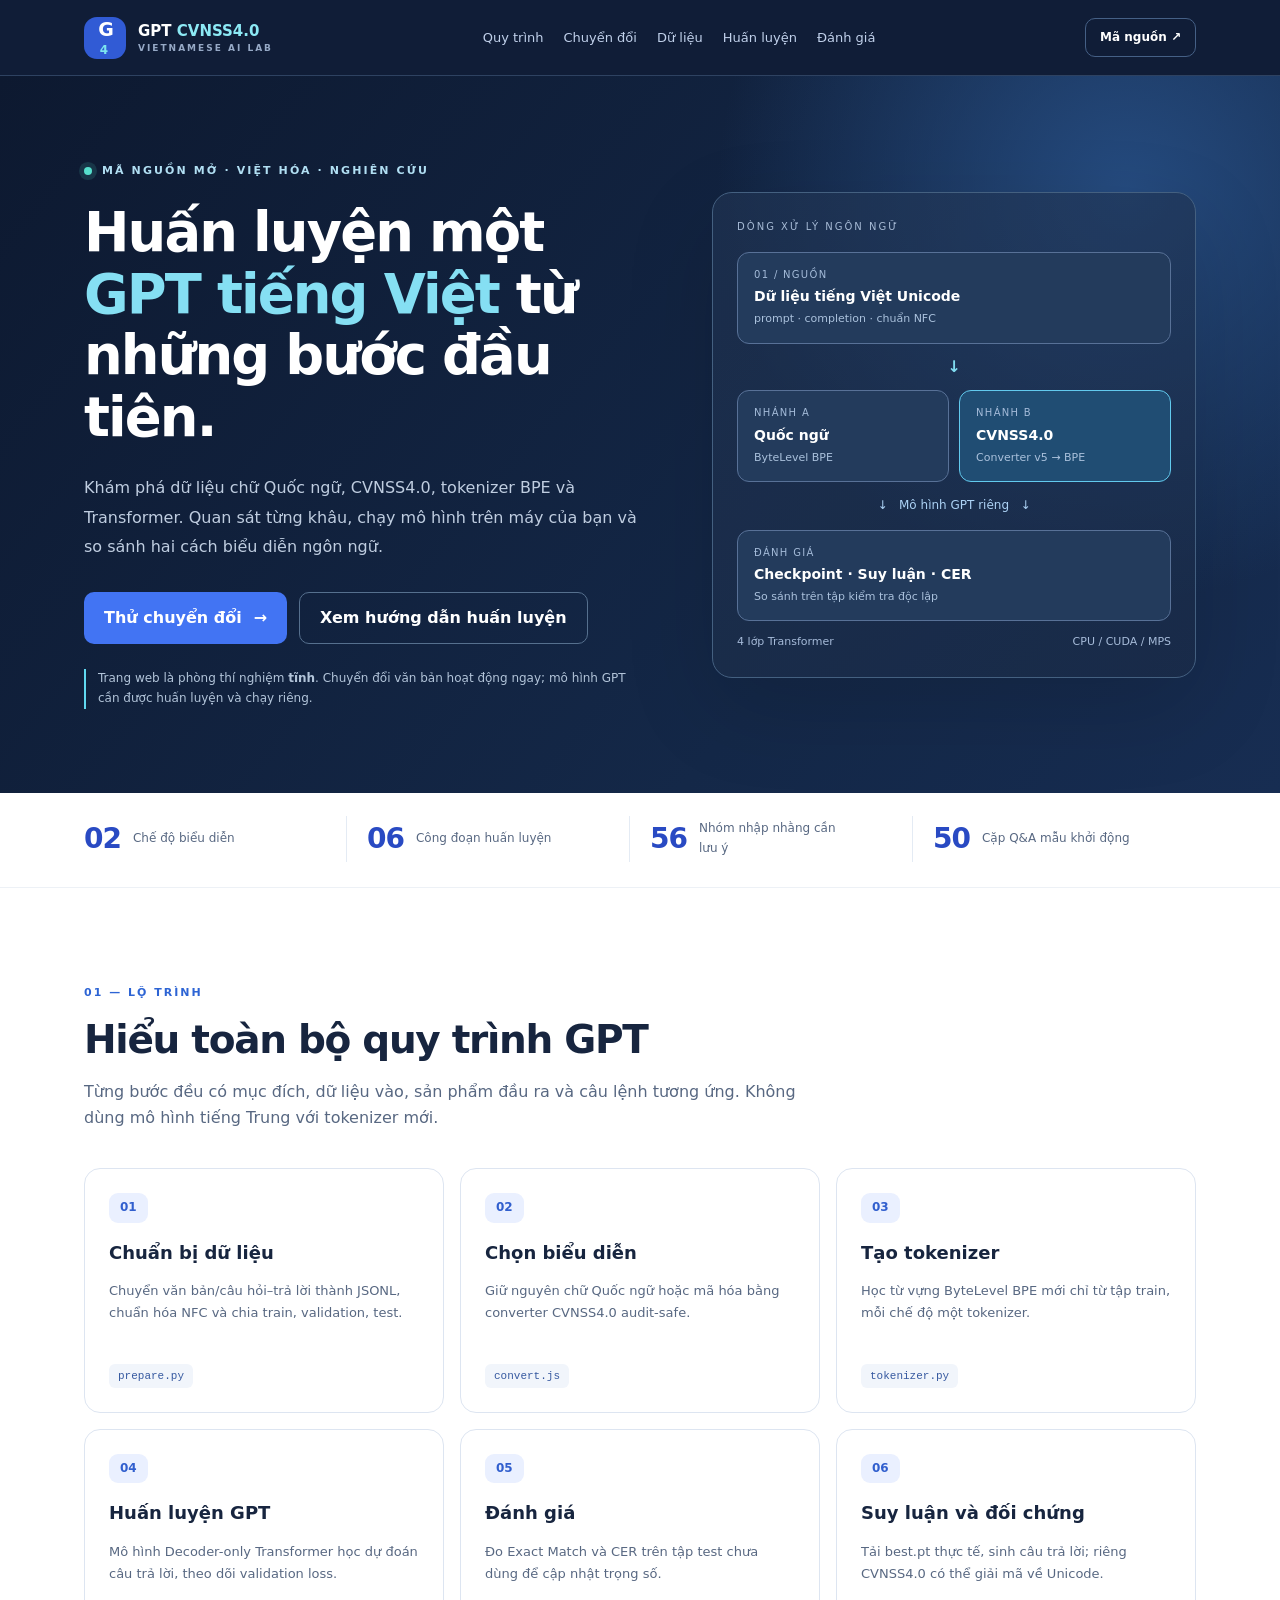
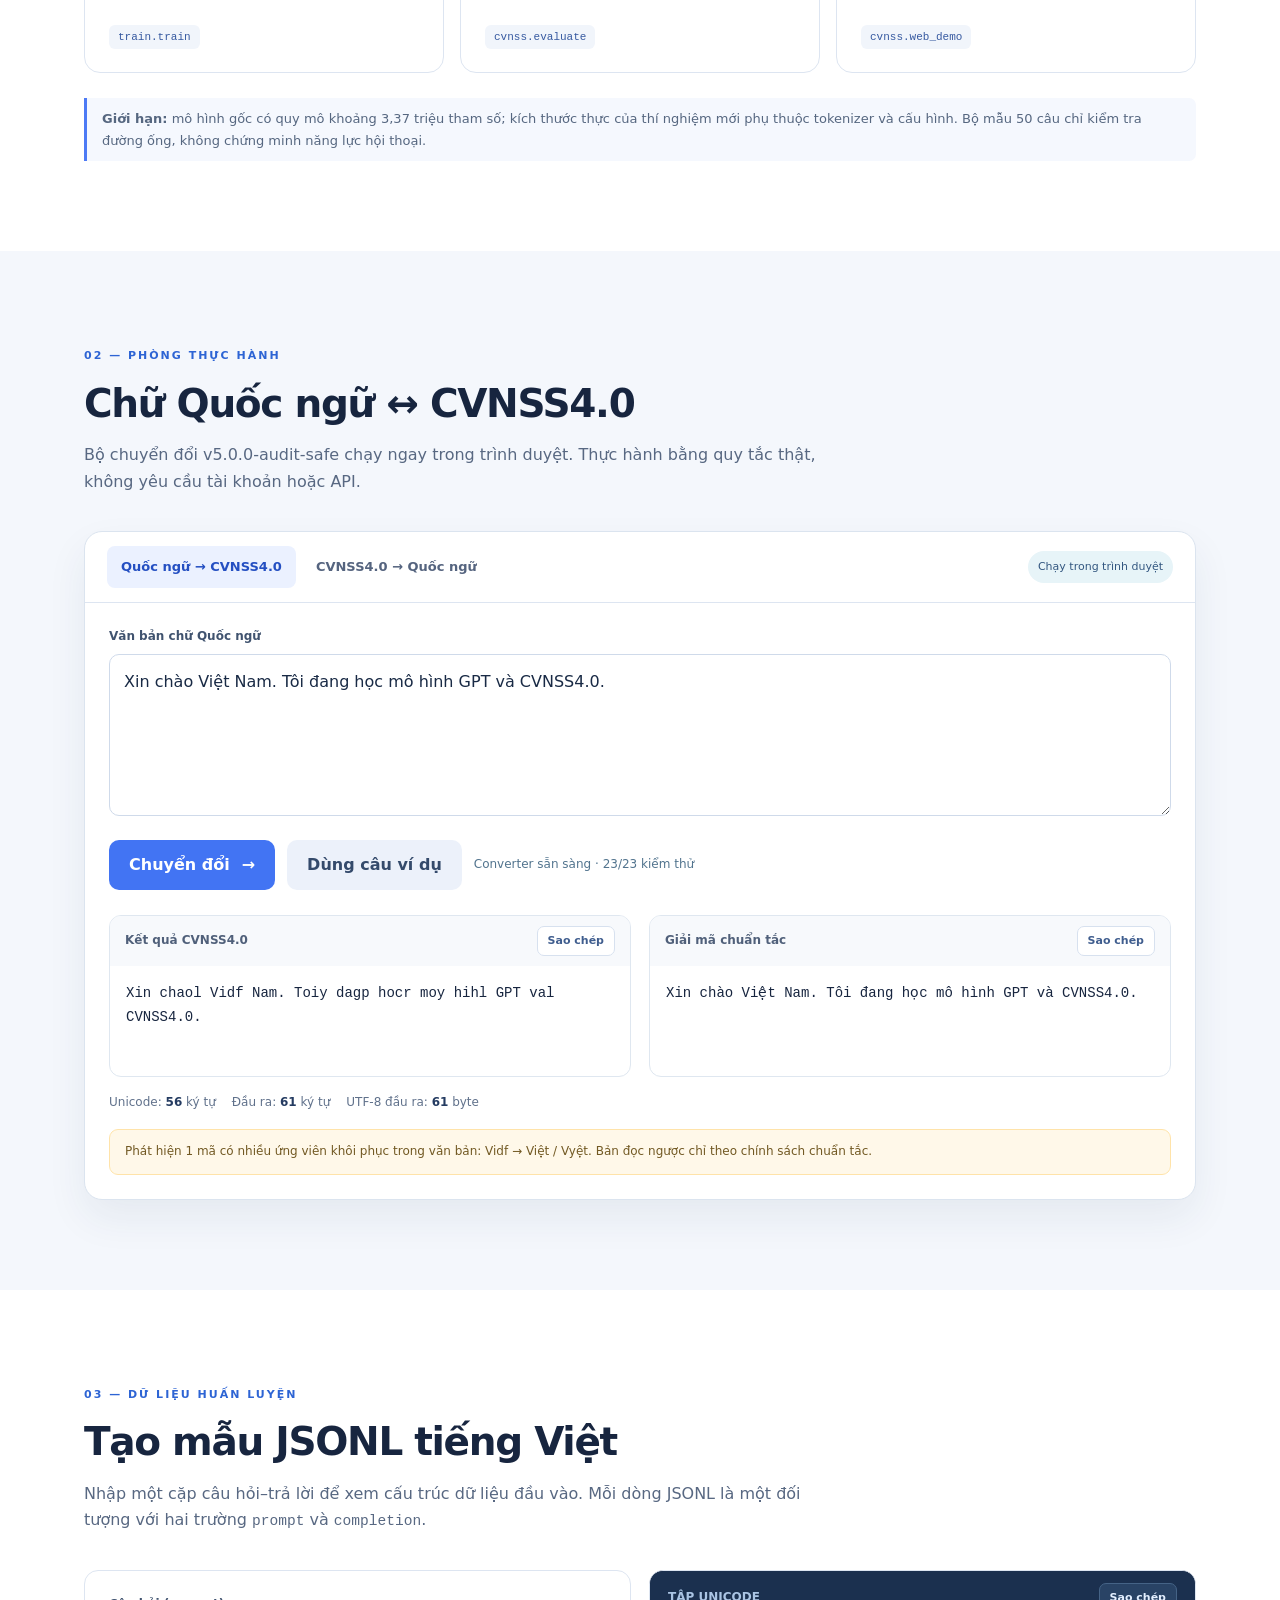
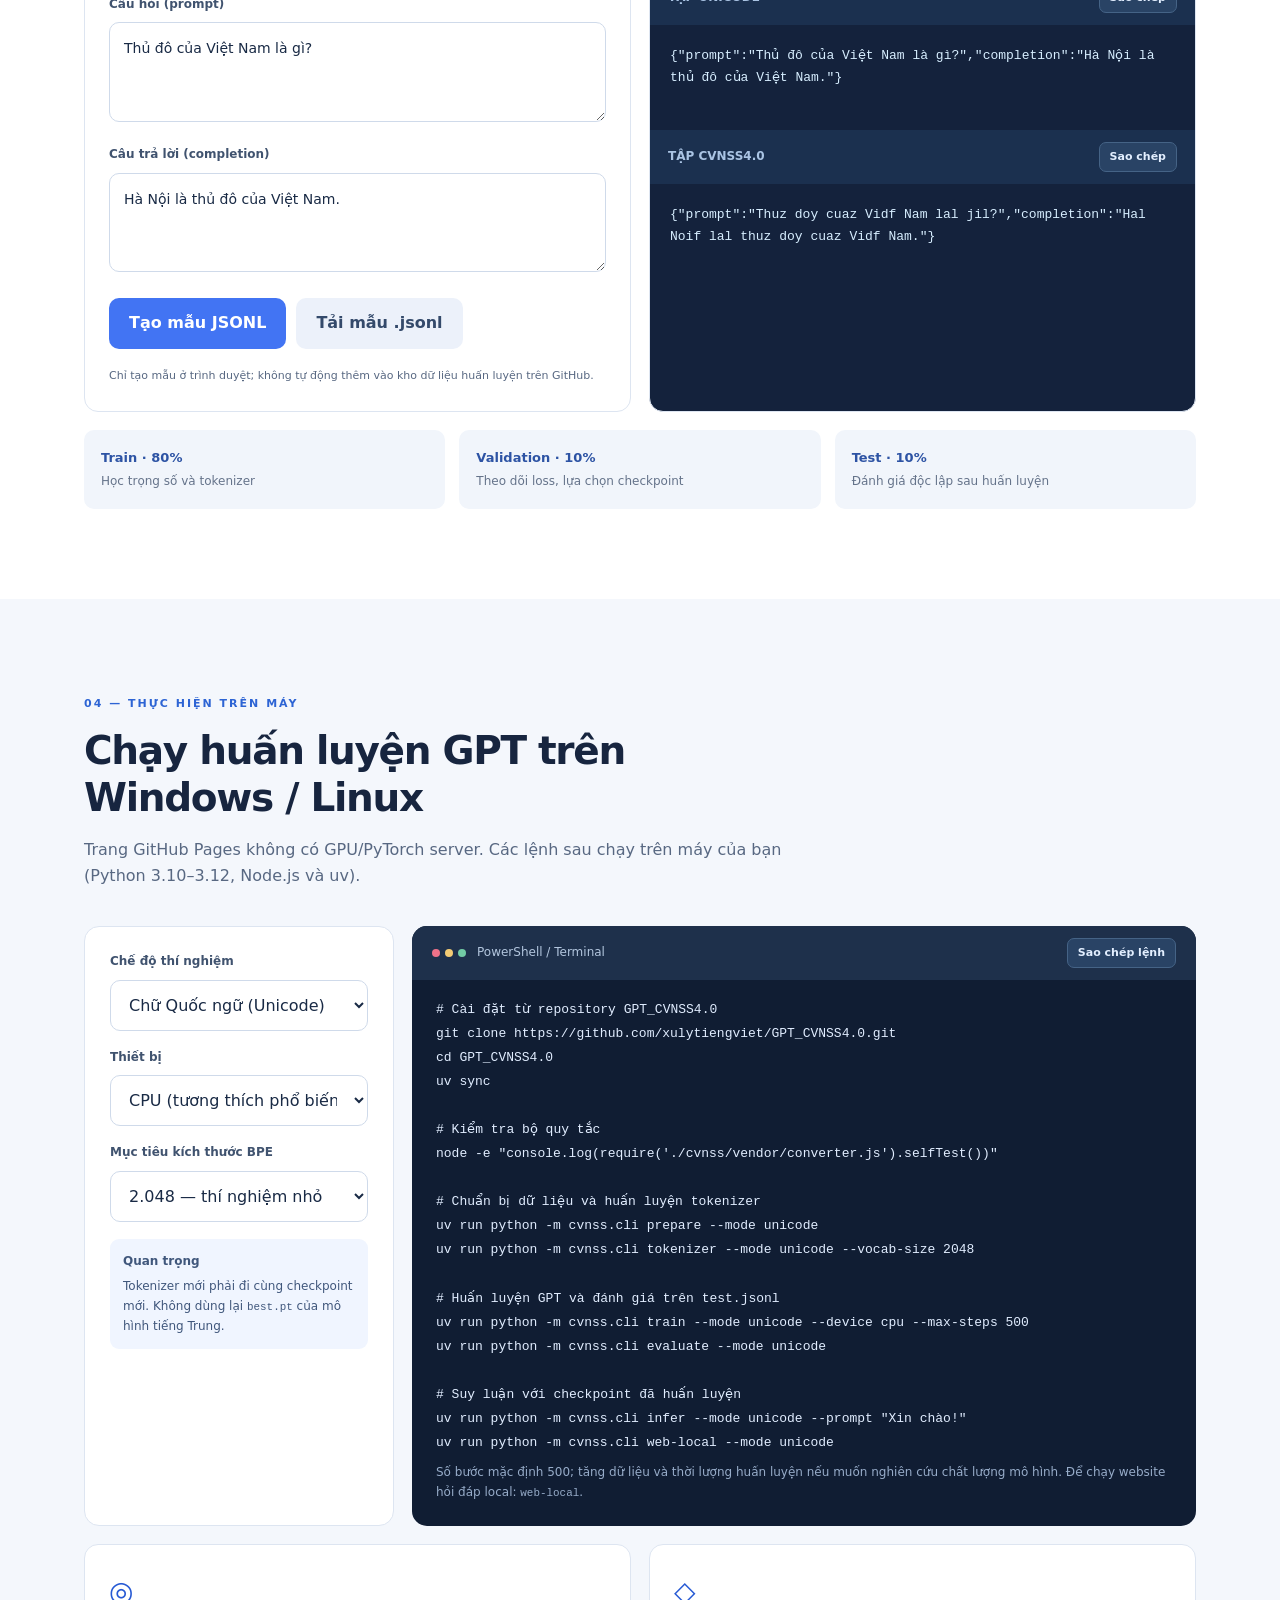
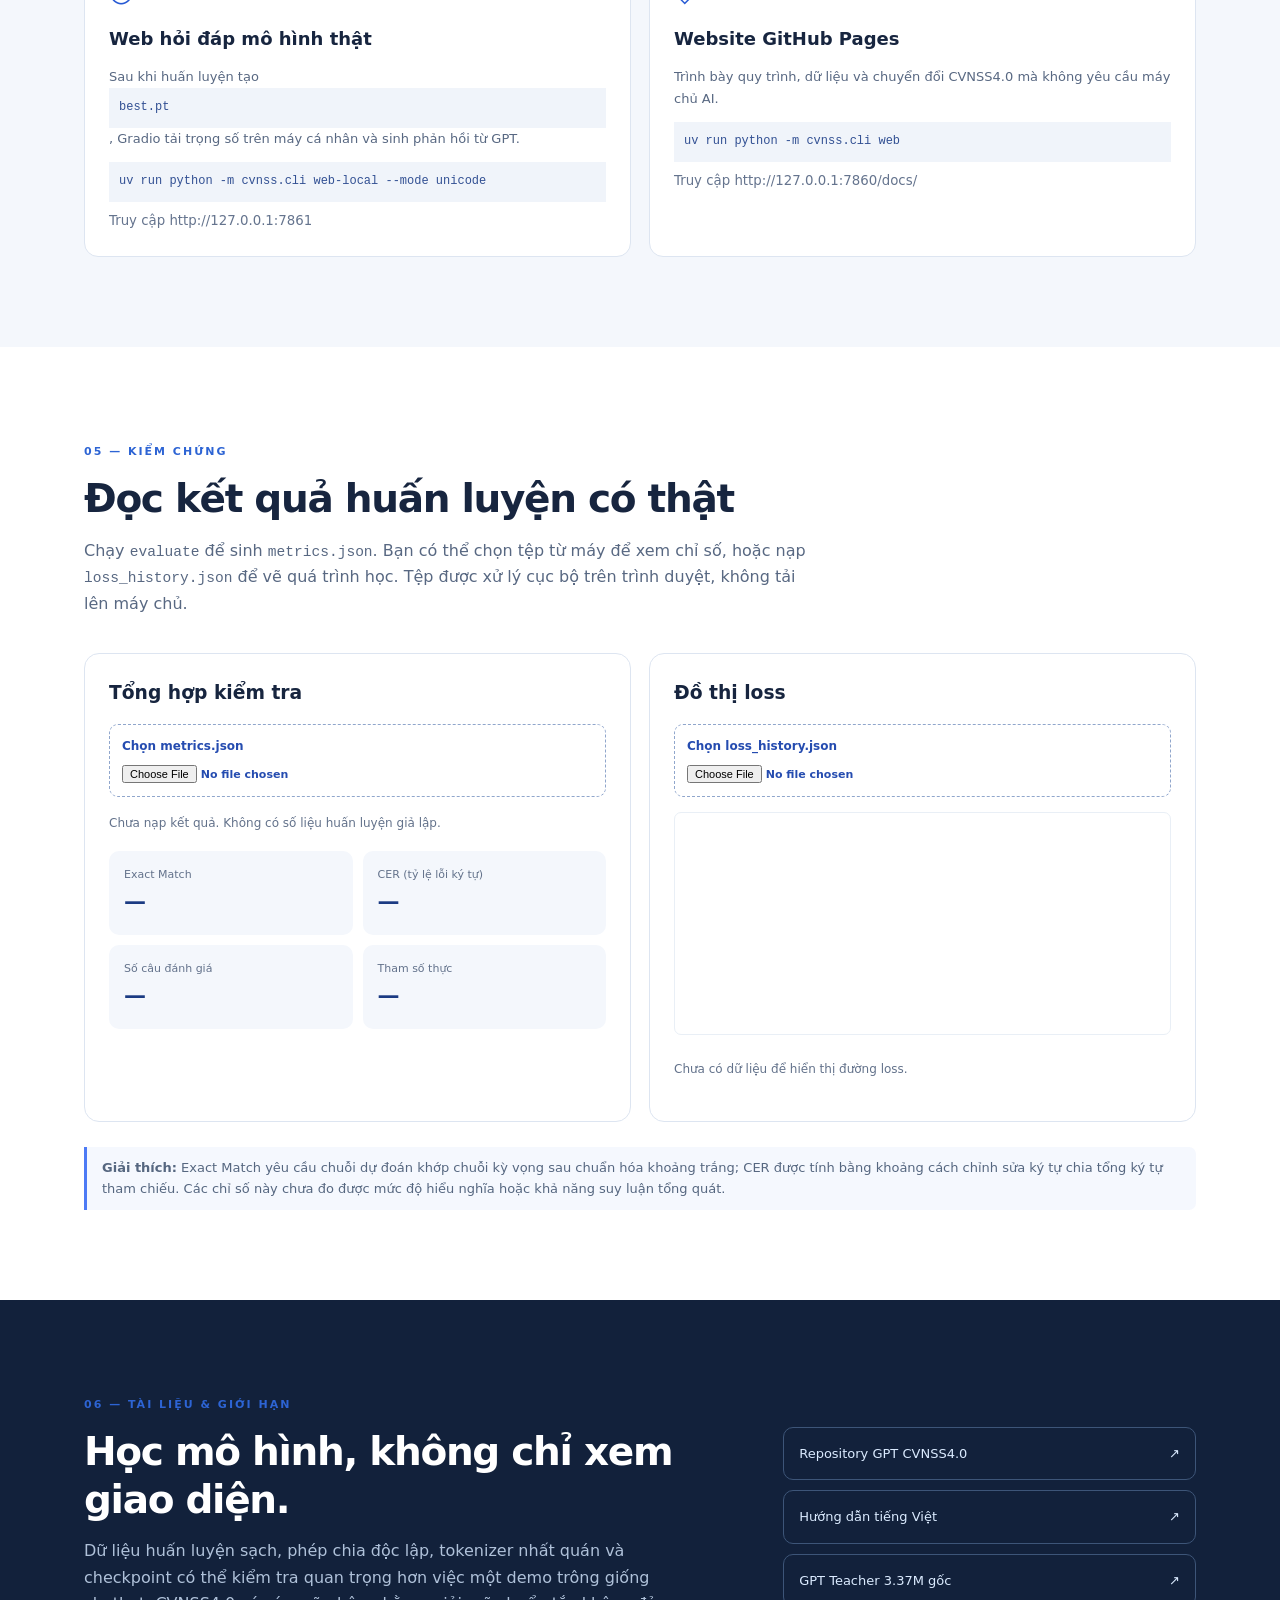
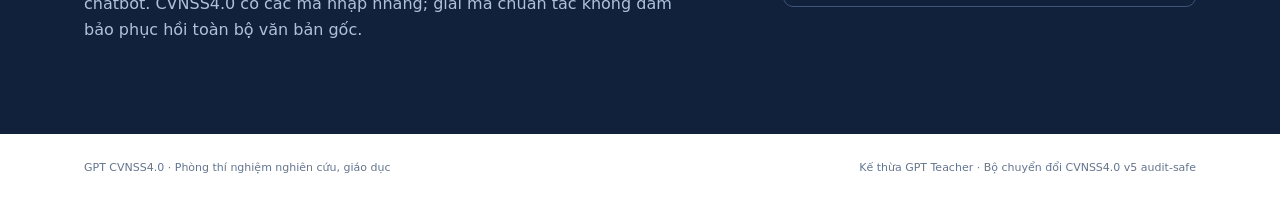
<file: index.html>
<!doctype html><html lang="vi"><head><meta charset="utf-8"><meta name="viewport" content="width=device-width,initial-scale=1"><meta http-equiv="refresh" content="0;url=./docs/"><title>GPT CVNSS4.0</title></head><body><p>Đang mở <a href="./docs/">Phòng thí nghiệm GPT CVNSS4.0 tiếng Việt</a>…</p></body></html>
</file>
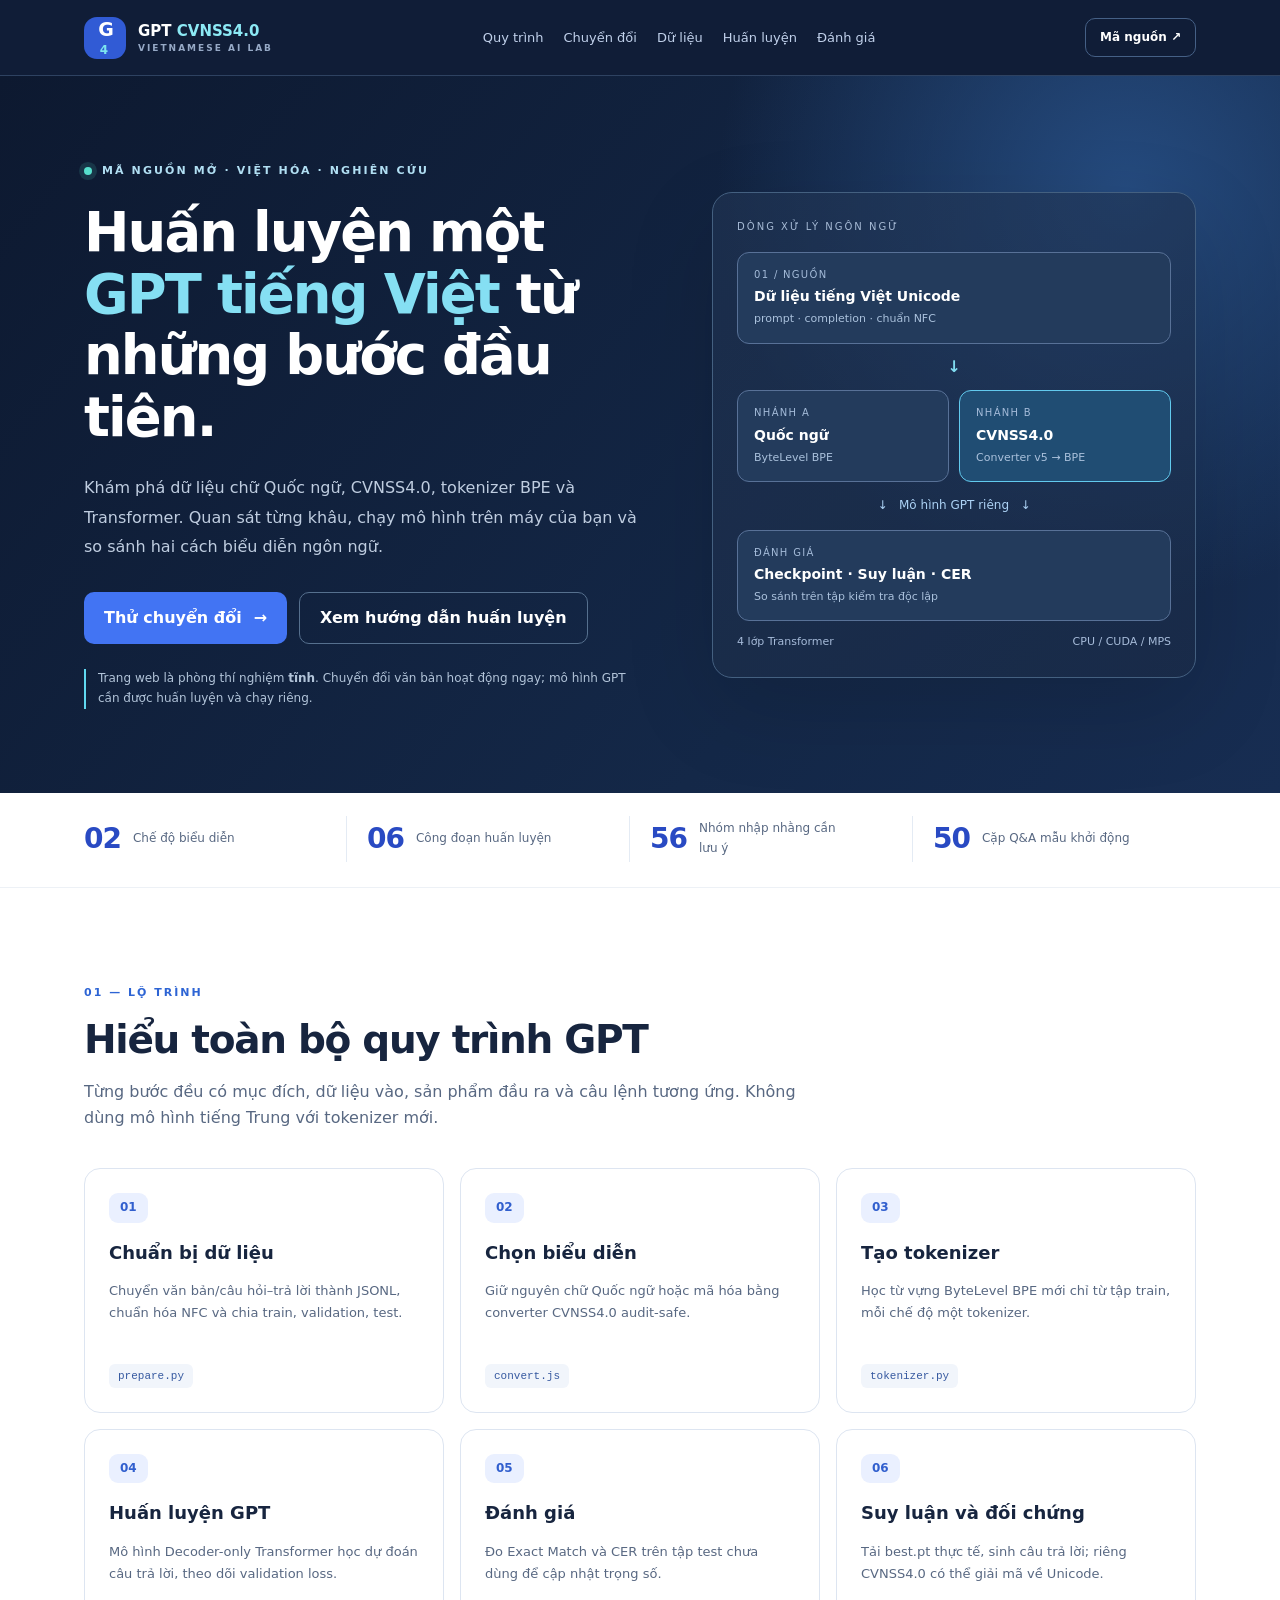
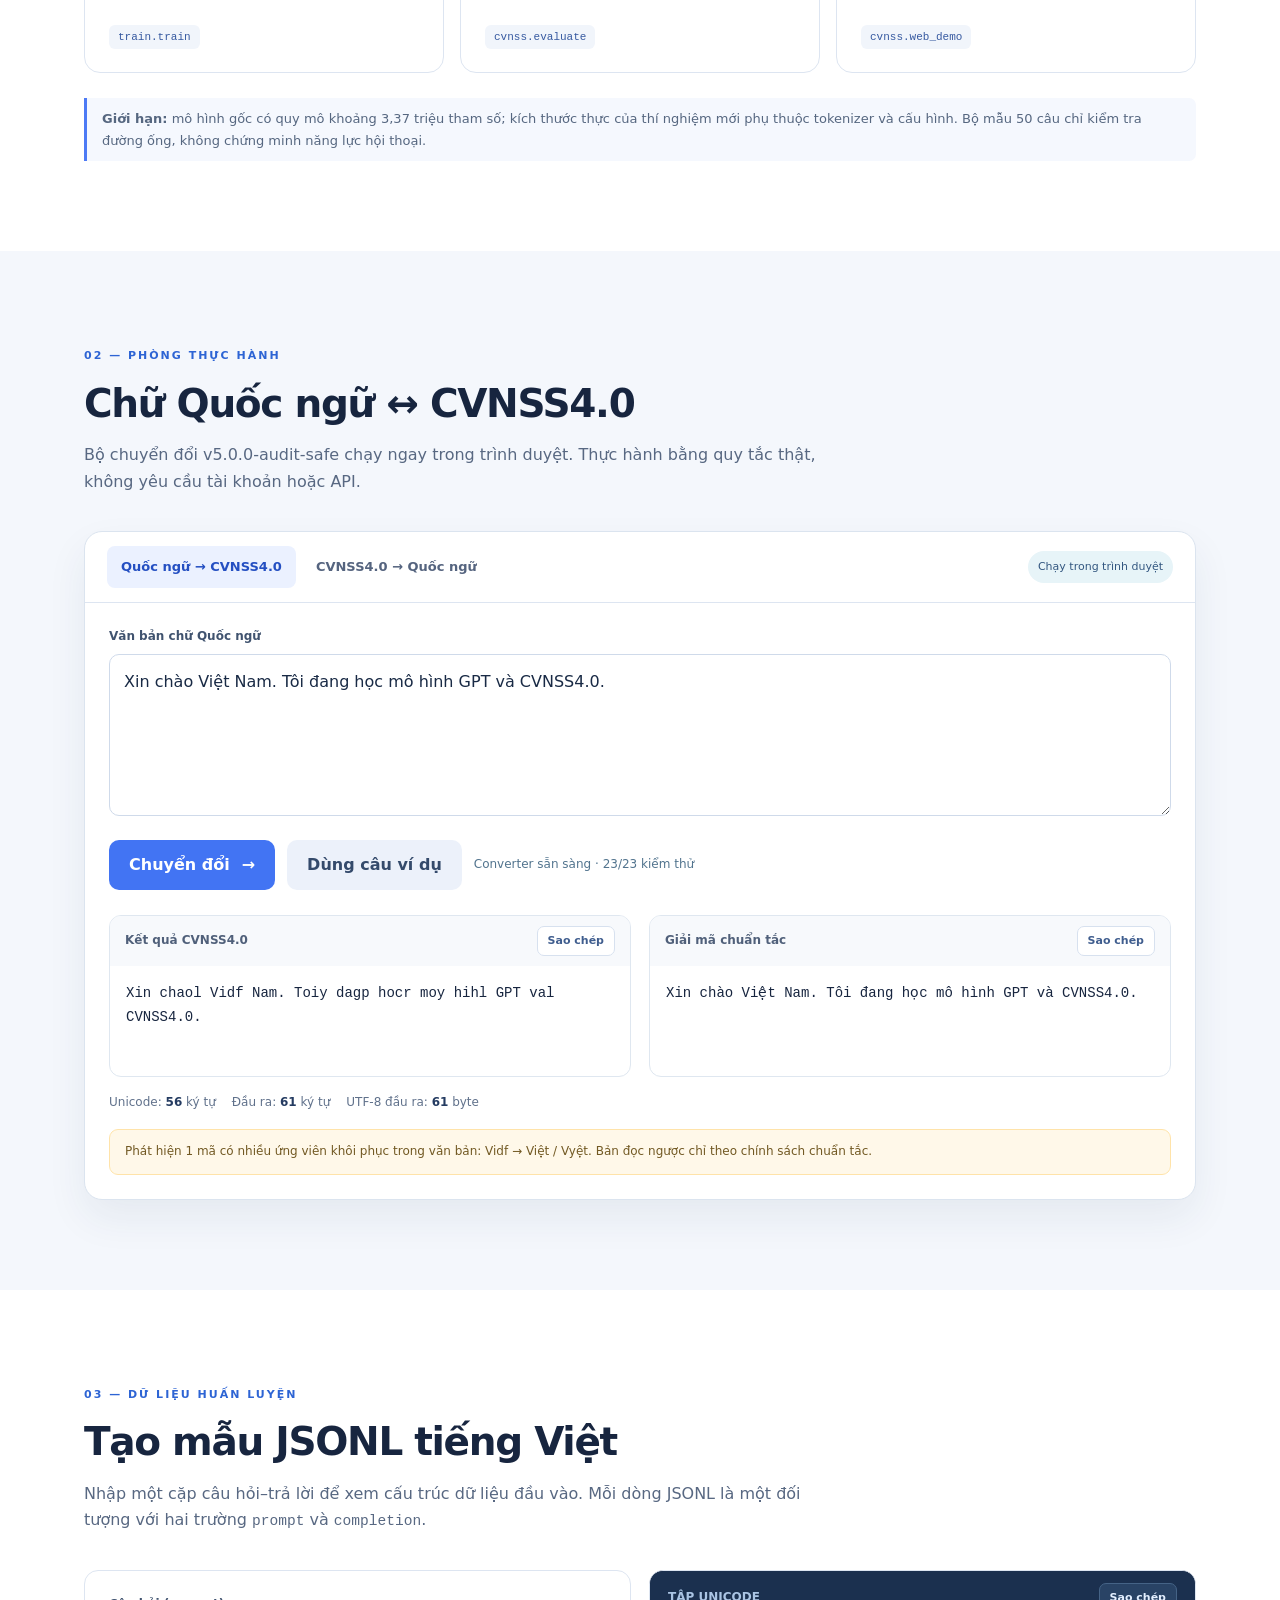
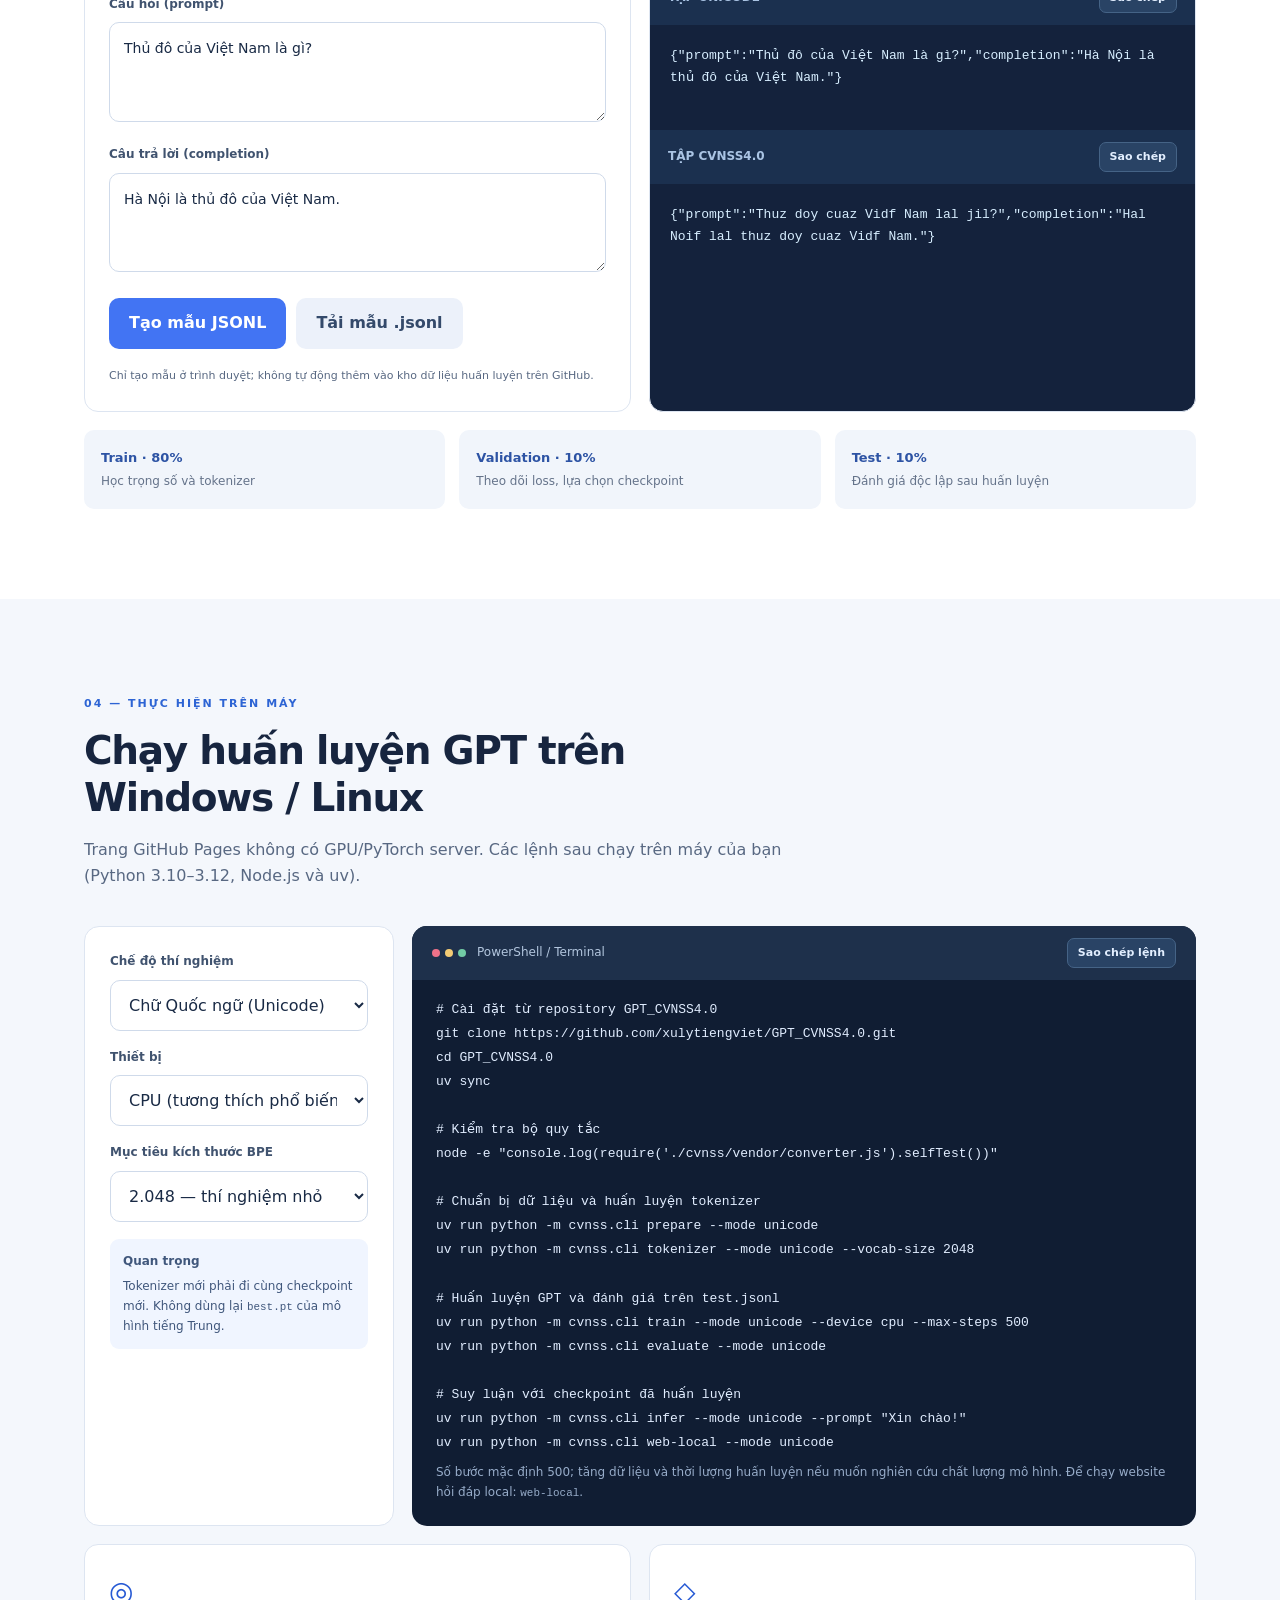
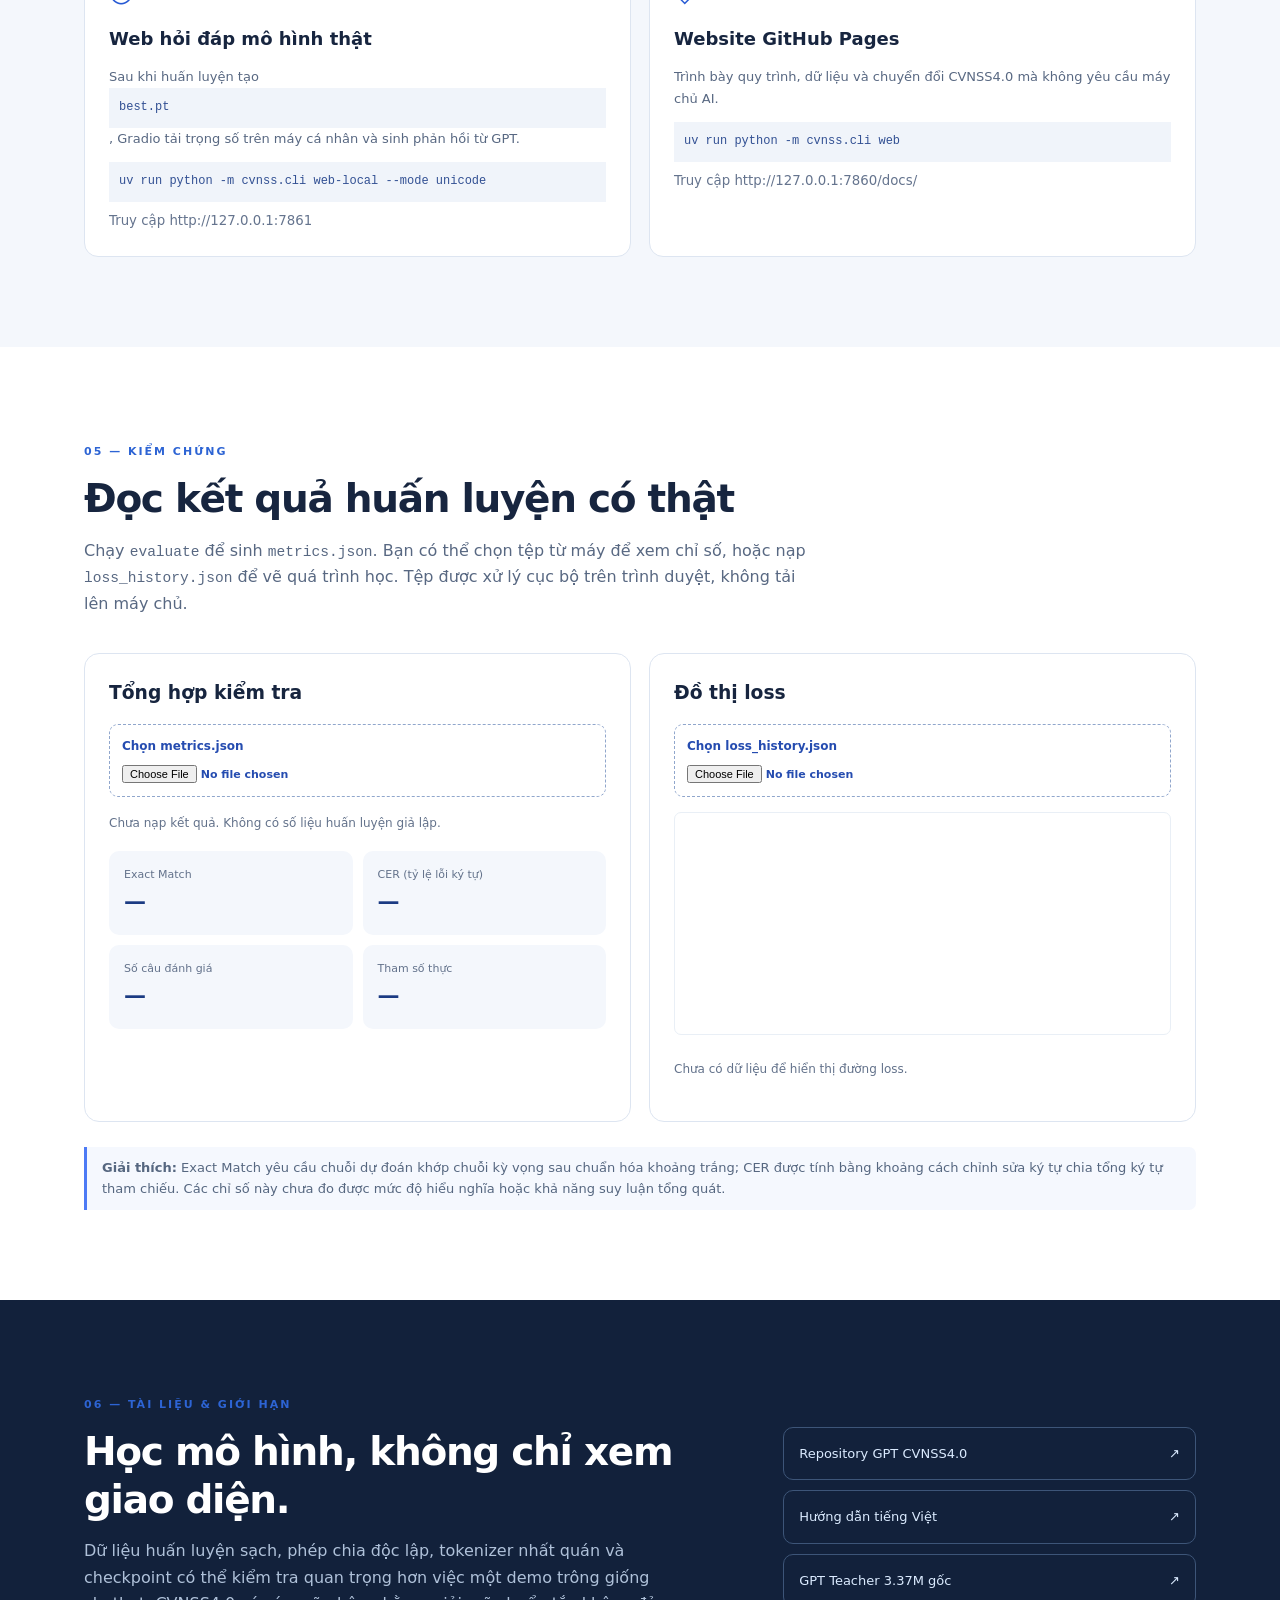
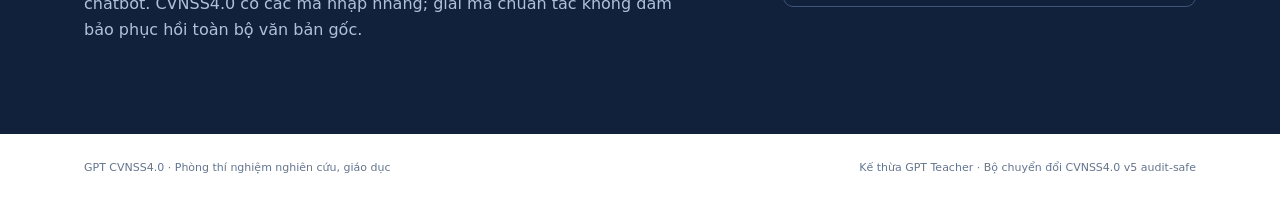
<file: docs/index.html>
<!doctype html>
<html lang="vi">
<head>
  <meta charset="utf-8">
  <meta name="viewport" content="width=device-width, initial-scale=1">
  <meta name="description" content="GPT CVNSS4.0: phòng thí nghiệm GPT tiếng Việt, bộ chuyển đổi chữ Quốc ngữ, tokenizer BPE, huấn luyện Transformer và đánh giá mô hình.">
  <meta name="theme-color" content="#101d37">
  <title>GPT CVNSS4.0 — Phòng thí nghiệm GPT tiếng Việt</title>
  <link rel="stylesheet" href="./assets/site.css">
</head>
<body>
  <a class="skip" href="#content">Chuyển tới nội dung</a>
  <header class="site-head">
    <nav class="nav wrap" aria-label="Điều hướng chính">
      <a class="brand" href="#home"><span class="brand-mark">G<span>4</span></span><span>GPT <strong>CVNSS4.0</strong><small>VIETNAMESE AI LAB</small></span></a>
      <div class="nav-links">
        <a href="#quy-trinh">Quy trình</a><a href="#chuyen-doi">Chuyển đổi</a><a href="#du-lieu">Dữ liệu</a><a href="#huan-luyen">Huấn luyện</a><a href="#danh-gia">Đánh giá</a>
      </div>
      <a class="nav-github" href="https://github.com/xulytiengviet/GPT_CVNSS4.0" target="_blank" rel="noopener noreferrer">Mã nguồn <span aria-hidden="true">↗</span></a>
    </nav>
  </header>
  <main id="content">
    <section class="hero" id="home">
      <div class="hero-glow"></div>
      <div class="wrap hero-grid">
        <div>
          <div class="eyebrow"><span class="dot"></span> MÃ NGUỒN MỞ · VIỆT HÓA · NGHIÊN CỨU</div>
          <h1>Huấn luyện một <em>GPT tiếng Việt</em> từ những bước đầu tiên.</h1>
          <p class="lede">Khám phá dữ liệu chữ Quốc ngữ, CVNSS4.0, tokenizer BPE và Transformer. Quan sát từng khâu, chạy mô hình trên máy của bạn và so sánh hai cách biểu diễn ngôn ngữ.</p>
          <div class="hero-actions"><a class="btn btn-primary" href="#chuyen-doi">Thử chuyển đổi <span aria-hidden="true">→</span></a><a class="btn btn-outline" href="#huan-luyen">Xem hướng dẫn huấn luyện</a></div>
          <div class="hero-note">Trang web là phòng thí nghiệm <strong>tĩnh</strong>. Chuyển đổi văn bản hoạt động ngay; mô hình GPT cần được huấn luyện và chạy riêng.</div>
        </div>
        <div class="hero-diagram" aria-label="Kiến trúc hai nhánh dữ liệu và huấn luyện GPT">
          <div class="diagram-label">DÒNG XỬ LÝ NGÔN NGỮ</div>
          <div class="diagram-box input-box"><span>01 / NGUỒN</span><strong>Dữ liệu tiếng Việt Unicode</strong><small>prompt · completion · chuẩn NFC</small></div>
          <div class="diagram-branch"><span></span><b>↓</b><span></span></div>
          <div class="diagram-duo">
            <div class="diagram-box"><span>NHÁNH A</span><strong>Quốc ngữ</strong><small>ByteLevel BPE</small></div>
            <div class="diagram-box accent"><span>NHÁNH B</span><strong>CVNSS4.0</strong><small>Converter v5 → BPE</small></div>
          </div>
          <div class="diagram-bottom">↓ &nbsp; Mô hình GPT riêng &nbsp; ↓</div>
          <div class="diagram-box output-box"><span>ĐÁNH GIÁ</span><strong>Checkpoint · Suy luận · CER</strong><small>So sánh trên tập kiểm tra độc lập</small></div>
          <div class="diagram-footer"><span>4 lớp Transformer</span><span>CPU / CUDA / MPS</span></div>
        </div>
      </div>
    </section>
    <section class="stats-wrap"><div class="wrap stats">
      <div><span class="stat-number">02</span><span>Chế độ biểu diễn</span></div>
      <div><span class="stat-number">06</span><span>Công đoạn huấn luyện</span></div>
      <div><span class="stat-number" id="audit-count">56</span><span>Nhóm nhập nhằng cần lưu ý</span></div>
      <div><span class="stat-number">50</span><span>Cặp Q&amp;A mẫu khởi động</span></div>
    </div></section>

    <section id="quy-trinh" class="section wrap">
      <div class="section-heading"><span class="section-id">01 — LỘ TRÌNH</span><h2>Hiểu toàn bộ quy trình GPT</h2><p>Từng bước đều có mục đích, dữ liệu vào, sản phẩm đầu ra và câu lệnh tương ứng. Không dùng mô hình tiếng Trung với tokenizer mới.</p></div>
      <div class="steps">
        <article><span class="step-index">01</span><h3>Chuẩn bị dữ liệu</h3><p>Chuyển văn bản/câu hỏi–trả lời thành JSONL, chuẩn hóa NFC và chia train, validation, test.</p><code>prepare.py</code></article>
        <article><span class="step-index">02</span><h3>Chọn biểu diễn</h3><p>Giữ nguyên chữ Quốc ngữ hoặc mã hóa bằng converter CVNSS4.0 audit-safe.</p><code>convert.js</code></article>
        <article><span class="step-index">03</span><h3>Tạo tokenizer</h3><p>Học từ vựng ByteLevel BPE mới chỉ từ tập train, mỗi chế độ một tokenizer.</p><code>tokenizer.py</code></article>
        <article><span class="step-index">04</span><h3>Huấn luyện GPT</h3><p>Mô hình Decoder-only Transformer học dự đoán câu trả lời, theo dõi validation loss.</p><code>train.train</code></article>
        <article><span class="step-index">05</span><h3>Đánh giá</h3><p>Đo Exact Match và CER trên tập test chưa dùng để cập nhật trọng số.</p><code>cvnss.evaluate</code></article>
        <article><span class="step-index">06</span><h3>Suy luận và đối chứng</h3><p>Tải best.pt thực tế, sinh câu trả lời; riêng CVNSS4.0 có thể giải mã về Unicode.</p><code>cvnss.web_demo</code></article>
      </div>
      <div class="info-line"><strong>Giới hạn:</strong> mô hình gốc có quy mô khoảng 3,37 triệu tham số; kích thước thực của thí nghiệm mới phụ thuộc tokenizer và cấu hình. Bộ mẫu 50 câu chỉ kiểm tra đường ống, không chứng minh năng lực hội thoại.</div>
    </section>

    <section id="chuyen-doi" class="section section-alt">
      <div class="wrap">
        <div class="section-heading"><span class="section-id">02 — PHÒNG THỰC HÀNH</span><h2>Chữ Quốc ngữ ↔ CVNSS4.0</h2><p>Bộ chuyển đổi v5.0.0-audit-safe chạy ngay trong trình duyệt. Thực hành bằng quy tắc thật, không yêu cầu tài khoản hoặc API.</p></div>
        <div class="workbench">
          <div class="work-head"><div class="work-tabs"><button type="button" class="work-tab active" id="tab-cqn" aria-pressed="true">Quốc ngữ → CVNSS4.0</button><button type="button" class="work-tab" id="tab-cvss" aria-pressed="false">CVNSS4.0 → Quốc ngữ</button></div><span class="local-chip">Chạy trong trình duyệt</span></div>
          <div class="work-body">
            <label for="input-text" id="input-label">Văn bản chữ Quốc ngữ</label>
            <textarea id="input-text" rows="5" spellcheck="false">Xin chào Việt Nam. Tôi đang học mô hình GPT và CVNSS4.0.</textarea>
            <div class="bench-tools"><button id="convert-btn" class="btn btn-primary" type="button">Chuyển đổi <span aria-hidden="true">→</span></button><button id="reset-btn" class="btn btn-subtle" type="button">Dùng câu ví dụ</button><span class="instant-status" id="converter-status" role="status">Đang kiểm tra converter...</span></div>
            <div class="results">
              <div class="result-panel"><div class="panel-label"><span id="output-title">Kết quả CVNSS4.0</span><button class="copy-btn" type="button" data-copy="output-code">Sao chép</button></div><pre id="output-code" aria-live="polite"></pre></div>
              <div class="result-panel"><div class="panel-label"><span id="reverse-title">Giải mã chuẩn tắc</span><button class="copy-btn" type="button" data-copy="reverse-code">Sao chép</button></div><pre id="reverse-code" aria-live="polite"></pre></div>
            </div>
            <div class="mini-metrics"><span>Unicode: <b id="source-chars">—</b> ký tự</span><span>Đầu ra: <b id="output-chars">—</b> ký tự</span><span>UTF-8 đầu ra: <b id="output-bytes">—</b> byte</span></div>
            <div class="ambiguous" id="ambiguous">Lưu ý: một số mã CVNSS4.0 có nhiều cách khôi phục. Bản giải mã mặc định dùng ứng viên chuẩn tắc.</div>
          </div>
        </div>
      </div>
    </section>

    <section id="du-lieu" class="section wrap">
      <div class="section-heading"><span class="section-id">03 — DỮ LIỆU HUẤN LUYỆN</span><h2>Tạo mẫu JSONL tiếng Việt</h2><p>Nhập một cặp câu hỏi–trả lời để xem cấu trúc dữ liệu đầu vào. Mỗi dòng JSONL là một đối tượng với hai trường <code>prompt</code> và <code>completion</code>.</p></div>
      <div class="two-col">
        <div class="form-card">
          <label for="example-prompt">Câu hỏi (prompt)</label><textarea id="example-prompt" rows="3">Thủ đô của Việt Nam là gì?</textarea>
          <label for="example-completion">Câu trả lời (completion)</label><textarea id="example-completion" rows="3">Hà Nội là thủ đô của Việt Nam.</textarea>
          <div class="form-actions"><button class="btn btn-primary" id="make-jsonl" type="button">Tạo mẫu JSONL</button><button class="btn btn-subtle" id="download-jsonl" type="button">Tải mẫu .jsonl</button></div>
          <small>Chỉ tạo mẫu ở trình duyệt; không tự động thêm vào kho dữ liệu huấn luyện trên GitHub.</small>
        </div>
        <div class="code-card"><div class="code-title">TẬP UNICODE <button type="button" class="copy-btn" data-copy="jsonl-cqn">Sao chép</button></div><pre id="jsonl-cqn"></pre><div class="code-title">TẬP CVNSS4.0 <button type="button" class="copy-btn" data-copy="jsonl-cvnss">Sao chép</button></div><pre id="jsonl-cvnss"></pre></div>
      </div>
      <div class="data-notes"><div><b>Train · 80%</b><span>Học trọng số và tokenizer</span></div><div><b>Validation · 10%</b><span>Theo dõi loss, lựa chọn checkpoint</span></div><div><b>Test · 10%</b><span>Đánh giá độc lập sau huấn luyện</span></div></div>
    </section>

    <section id="huan-luyen" class="section section-alt">
      <div class="wrap">
        <div class="section-heading"><span class="section-id">04 — THỰC HIỆN TRÊN MÁY</span><h2>Chạy huấn luyện GPT trên Windows / Linux</h2><p>Trang GitHub Pages không có GPU/PyTorch server. Các lệnh sau chạy trên máy của bạn (Python 3.10–3.12, Node.js và uv).</p></div>
        <div class="training-layout">
          <div class="train-left">
            <label for="training-mode">Chế độ thí nghiệm</label><select id="training-mode"><option value="unicode">Chữ Quốc ngữ (Unicode)</option><option value="cvnss">CVNSS4.0</option></select>
            <label for="device">Thiết bị</label><select id="device"><option value="cpu">CPU (tương thích phổ biến)</option><option value="auto">Tự phát hiện GPU/CPU</option><option value="cuda">CUDA — NVIDIA</option><option value="mps">MPS — Apple Silicon</option></select>
            <label for="vocab-size">Mục tiêu kích thước BPE</label><select id="vocab-size"><option value="2048">2.048 — thí nghiệm nhỏ</option><option value="4096">4.096</option><option value="8000">8.000</option><option value="16000">16.000</option></select>
            <div class="training-note"><b>Quan trọng</b><p>Tokenizer mới phải đi cùng checkpoint mới. Không dùng lại <code>best.pt</code> của mô hình tiếng Trung.</p></div>
          </div>
          <div class="train-right"><div class="terminal-top"><span class="lights"><i></i><i></i><i></i></span> PowerShell / Terminal <button type="button" class="copy-btn" data-copy="train-commands">Sao chép lệnh</button></div><pre id="train-commands"></pre><p class="terminal-caption">Số bước mặc định 500; tăng dữ liệu và thời lượng huấn luyện nếu muốn nghiên cứu chất lượng mô hình. Để chạy website hỏi đáp local: <code>web-local</code>.</p></div>
        </div>
        <div class="two-col run-panels">
          <div class="micro-card"><span class="micro-icon">◎</span><h3>Web hỏi đáp mô hình thật</h3><p>Sau khi huấn luyện tạo <code>best.pt</code>, Gradio tải trọng số trên máy cá nhân và sinh phản hồi từ GPT.</p><code>uv run python -m cvnss.cli web-local --mode unicode</code><small>Truy cập http://127.0.0.1:7861</small></div>
          <div class="micro-card"><span class="micro-icon">◇</span><h3>Website GitHub Pages</h3><p>Trình bày quy trình, dữ liệu và chuyển đổi CVNSS4.0 mà không yêu cầu máy chủ AI.</p><code>uv run python -m cvnss.cli web</code><small>Truy cập http://127.0.0.1:7860/docs/</small></div>
        </div>
      </div>
    </section>

    <section id="danh-gia" class="section wrap">
      <div class="section-heading"><span class="section-id">05 — KIỂM CHỨNG</span><h2>Đọc kết quả huấn luyện có thật</h2><p>Chạy <code>evaluate</code> để sinh <code>metrics.json</code>. Bạn có thể chọn tệp từ máy để xem chỉ số, hoặc nạp <code>loss_history.json</code> để vẽ quá trình học. Tệp được xử lý cục bộ trên trình duyệt, không tải lên máy chủ.</p></div>
      <div class="evaluation-grid">
        <div class="eval-card"><h3>Tổng hợp kiểm tra</h3><label class="file-picker">Chọn metrics.json <input id="metrics-file" type="file" accept=".json,application/json"></label><p class="placeholder" id="metrics-message">Chưa nạp kết quả. Không có số liệu huấn luyện giả lập.</p><div class="metric-boxes"><div><span>Exact Match</span><strong id="metric-em">—</strong></div><div><span>CER (tỷ lệ lỗi ký tự)</span><strong id="metric-cer">—</strong></div><div><span>Số câu đánh giá</span><strong id="metric-samples">—</strong></div><div><span>Tham số thực</span><strong id="metric-params">—</strong></div></div></div>
        <div class="eval-card"><h3>Đồ thị loss</h3><label class="file-picker">Chọn loss_history.json <input id="loss-file" type="file" accept=".json,application/json"></label><canvas id="loss-chart" width="560" height="250" role="img" aria-label="Biểu đồ train loss và validation loss từ tệp người dùng chọn"></canvas><p class="placeholder" id="loss-message">Chưa có dữ liệu để hiển thị đường loss.</p></div>
      </div>
      <div class="info-line"><strong>Giải thích:</strong> Exact Match yêu cầu chuỗi dự đoán khớp chuỗi kỳ vọng sau chuẩn hóa khoảng trắng; CER được tính bằng khoảng cách chỉnh sửa ký tự chia tổng ký tự tham chiếu. Các chỉ số này chưa đo được mức độ hiểu nghĩa hoặc khả năng suy luận tổng quát.</div>
    </section>

    <section class="section final-section"><div class="wrap final-grid"><div><span class="section-id">06 — TÀI LIỆU &amp; GIỚI HẠN</span><h2>Học mô hình, không chỉ xem giao diện.</h2><p>Dữ liệu huấn luyện sạch, phép chia độc lập, tokenizer nhất quán và checkpoint có thể kiểm tra quan trọng hơn việc một demo trông giống chatbot. CVNSS4.0 có các mã nhập nhằng; giải mã chuẩn tắc không đảm bảo phục hồi toàn bộ văn bản gốc.</p></div><div class="resource-links"><a href="https://github.com/xulytiengviet/GPT_CVNSS4.0" target="_blank" rel="noopener noreferrer"><span>Repository GPT CVNSS4.0</span> ↗</a><a href="https://github.com/xulytiengviet/GPT_CVNSS4.0/blob/main/README_VI.md" target="_blank" rel="noopener noreferrer"><span>Hướng dẫn tiếng Việt</span> ↗</a><a href="https://github.com/helloworldtang/GPT_teacher-3.37M-cn" target="_blank" rel="noopener noreferrer"><span>GPT Teacher 3.37M gốc</span> ↗</a></div></div></section>
  </main>
  <footer><div class="wrap foot"><span>GPT CVNSS4.0 · Phòng thí nghiệm nghiên cứu, giáo dục</span><span>Kế thừa GPT Teacher · Bộ chuyển đổi CVNSS4.0 v5 audit-safe</span></div></footer>
  <div class="toast" id="toast" role="status" aria-live="polite"></div>
  <script src="./vendor/converter.js"></script><script src="./assets/site.js" defer></script>
</body>
</html>
</file>
<file: docs/assets/site.css>
:root{--navy:#101d37;--navy2:#172a4f;--ink:#17253f;--muted:#586882;--line:#dde5f1;--blue:#295be8;--blue-dark:#1743bd;--cyan:#69e2f1;--pale:#f4f7fc;--white:#fff;font-family:Inter,"Segoe UI",system-ui,-apple-system,sans-serif;font-synthesis:none}*,*:before,*:after{box-sizing:border-box}html{scroll-behavior:smooth;scroll-padding-top:86px}body{margin:0;color:var(--ink);line-height:1.65;background:#fff}a{color:inherit;text-decoration:none}button,input,select,textarea{font:inherit}button{cursor:pointer}button:focus-visible,input:focus-visible,textarea:focus-visible,select:focus-visible,a:focus-visible{outline:3px solid #78baf5;outline-offset:3px}pre,code{font-family:"Cascadia Code",Consolas,ui-monospace,monospace}code{font-size:.91em}.skip{position:absolute;top:-100px;left:16px;background:white;padding:12px;z-index:100}.skip:focus{top:10px}.wrap{max-width:1160px;margin:auto;padding-left:24px;padding-right:24px}.site-head{height:76px;background:var(--navy);color:white;border-bottom:1px solid #2e4261;position:sticky;top:0;z-index:30}.nav{height:100%;display:flex;align-items:center;gap:32px}.brand{display:flex;align-items:center;gap:12px;font-size:15px;line-height:1.2;font-weight:700;white-space:nowrap}.brand strong{color:#8ce9f5}.brand small{display:block;font-size:9px;letter-spacing:2px;color:#96a9c6;margin-top:3px}.brand-mark{display:grid;place-items:center;width:42px;height:42px;border-radius:13px;background:#315bd5;font-weight:900;font-size:19px;letter-spacing:-2px}.brand-mark span{font-size:12px;color:#7de6ef;margin-left:-4px}.nav-links{display:flex;gap:20px;margin:auto;font-size:13px;color:#c0d0ea}.nav-links a:hover{color:#fff}.nav-github{font-size:12px;font-weight:700;border:1px solid #456086;border-radius:10px;padding:9px 14px;white-space:nowrap}.hero{background:radial-gradient(circle at 88% 16%,#254b7f 0,transparent 32%),linear-gradient(130deg,#0d1930,#142848 68%,#172d52);color:#fff;position:relative;overflow:hidden}.hero-grid{display:grid;grid-template-columns:1.08fr .92fr;gap:60px;align-items:center;padding-top:86px;padding-bottom:84px;position:relative}.eyebrow{color:#b1dff3;letter-spacing:2.1px;font-size:11px;font-weight:750;display:flex;align-items:center;gap:10px}.dot{width:8px;height:8px;border-radius:50%;background:#56dfcd;box-shadow:0 0 0 5px #56dfcd23}h1{font-size:clamp(38px,4.25vw,57px);line-height:1.13;letter-spacing:-1.9px;margin:22px 0 25px;font-weight:770}h1 em{font-style:normal;color:#85dff3}.lede{font-size:16px;line-height:1.85;color:#bfcde0;max-width:590px}.hero-actions{display:flex;gap:12px;flex-wrap:wrap;margin-top:30px}.btn{border:0;border-radius:10px;padding:12px 20px;font-weight:750;display:inline-flex;justify-content:center;align-items:center;gap:12px;transition:.15s}.btn:hover{transform:translateY(-1px)}.btn-primary{background:#4274f3;color:white}.btn-outline{border:1px solid #56708e;color:white;background:transparent}.btn-subtle{background:#ecf1fa;color:#344a6b}.hero-note{font-size:12px;color:#b2c4d9;margin-top:25px;border-left:2px solid #60d8f0;padding-left:12px;max-width:550px}.hero-diagram{background:linear-gradient(145deg,#21355499,#1a2a4599);border:1px solid #446080;border-radius:20px;padding:26px 24px;box-shadow:0 30px 90px #0002}.diagram-label{font-size:10px;letter-spacing:2px;color:#a6bad5;margin-bottom:16px}.diagram-box{border:1px solid #587197;border-radius:12px;padding:14px 16px;background:#233b5c;display:grid;gap:2px}.diagram-box>span{font-size:10px;color:#a4bbd9;letter-spacing:1.3px}.diagram-box strong{font-size:14px;color:white}.diagram-box small{color:#aac1dc;font-size:11px}.diagram-branch{display:flex;align-items:center;gap:8px;justify-content:center;margin:10px}.diagram-branch b{color:#80dcf0}.diagram-duo{display:grid;grid-template-columns:1fr 1fr;gap:10px}.diagram-box.accent{border-color:#62caee;background:#204d73}.diagram-bottom{text-align:center;color:#acd2f5;margin:14px;font-size:12px}.diagram-footer{display:flex;justify-content:space-between;color:#a6bbd9;font-size:11px;padding-top:12px}.stats-wrap{border-bottom:1px solid #edf1f6}.stats{display:grid;grid-template-columns:repeat(4,1fr);gap:20px;padding-top:23px;padding-bottom:25px}.stats>div{display:flex;gap:12px;align-items:center;border-right:1px solid #e4ebf4}.stats>div:last-child{border-right:0}.stats span:last-child{font-size:12px;color:var(--muted);max-width:155px}.stat-number{font-weight:800;letter-spacing:-1px;color:#294ac3;font-size:28px}.section{padding-top:90px;padding-bottom:90px}.section-alt{background:var(--pale)}.section-heading{max-width:735px;margin-bottom:36px}.section-id{font-weight:800;font-size:11px;letter-spacing:2px;color:#2d64d4}.section-heading h2,.final-section h2{font-size:clamp(29px,3.6vw,39px);letter-spacing:-1.3px;line-height:1.22;margin:12px 0 15px}.section-heading p,.final-section p{color:var(--muted);margin:0}.steps{display:grid;grid-template-columns:repeat(3,minmax(0,1fr));gap:16px}.steps article{border:1px solid var(--line);border-radius:16px;padding:24px;background:#fff;transition:box-shadow .15s}.steps article:hover{box-shadow:0 15px 28px #19274212}.step-index{font-size:12px;display:inline-flex;color:#315fce;background:#eaf0ff;padding:5px 11px;border-radius:9px;font-weight:750}.steps h3{font-size:18px;margin:15px 0 8px}.steps p{font-size:13px;color:var(--muted);line-height:1.7;min-height:68px}.steps code{font-size:11px;color:#3659a0;background:#f1f5fb;padding:6px 9px;border-radius:6px}.info-line{margin-top:25px;font-size:13px;color:#566780;border-left:3px solid #4d7af5;padding:10px 15px;background:#f5f8fe;border-radius:0 7px 7px 0}.workbench{border:1px solid #dbe4ef;border-radius:18px;overflow:hidden;background:white;box-shadow:0 18px 40px #20395712}.work-head{display:flex;justify-content:space-between;align-items:center;border-bottom:1px solid var(--line);padding:14px 22px;gap:12px;flex-wrap:wrap}.work-tabs{display:flex;gap:6px;flex-wrap:wrap}.work-tab{border:0;background:transparent;color:#55647f;border-radius:8px;padding:10px 14px;font-size:13px;font-weight:700}.work-tab.active{color:#244fc2;background:#ebf1ff}.local-chip{font-size:11px;color:#335780;background:#e7f4f8;padding:7px 10px;border-radius:20px}.work-body{padding:24px}.work-body label,.form-card label,.train-left label{display:block;font-size:12px;font-weight:800;color:#40536f;margin-bottom:8px}.work-body textarea,.form-card textarea,.train-left select{width:100%;border:1px solid #cfdaea;border-radius:10px;padding:14px;outline:none;background:#fff;color:#192a45;resize:vertical}.work-body textarea:focus,.form-card textarea:focus,.train-left select:focus{border-color:#3773e8}.bench-tools{display:flex;align-items:center;gap:12px;margin:15px 0 25px;flex-wrap:wrap}.instant-status{font-size:12px;color:#52748e}.results,.two-col{display:grid;grid-template-columns:1fr 1fr;gap:18px}.result-panel{border:1px solid #dfe7f0;border-radius:12px;overflow:hidden;min-width:0}.panel-label,.code-title{display:flex;justify-content:space-between;align-items:center;padding:10px 15px;font-size:12px;font-weight:800;color:#50607a;background:#f7f9fc}.result-panel pre{margin:0;min-height:110px;overflow-wrap:anywhere;white-space:pre-wrap;padding:16px;font-size:14px;line-height:1.7}.copy-btn{border:1px solid #d7e1ef;background:white;color:#3f5d8e;border-radius:7px;padding:5px 10px;font-size:11px;font-weight:800}.mini-metrics{display:flex;gap:16px;flex-wrap:wrap;margin:16px 0;color:#60718b;font-size:12px}.mini-metrics b{color:#243b61}.ambiguous{padding:12px 15px;background:#fff8e9;border:1px solid #ffe3a9;color:#725923;font-size:12px;border-radius:9px}.form-card,.code-card{border:1px solid var(--line);border-radius:14px;padding:24px;min-width:0}.form-card textarea{margin-bottom:15px;font-size:14px}.form-actions{display:flex;gap:10px;flex-wrap:wrap;margin:3px 0 12px}.form-card small{font-size:11px;color:var(--muted)}.code-card{background:#14223c;padding:0;overflow:hidden}.code-card .code-title{background:#1b304f;color:#aac4e4;padding:12px 18px}.code-card .copy-btn,.terminal-top .copy-btn{background:#294365;color:#e3efff;border-color:#456386}.code-card pre{white-space:pre-wrap;overflow-wrap:anywhere;color:#d7eeff;line-height:1.7;padding:20px;font-size:13px;margin:0;min-height:105px}.data-notes{margin-top:18px;display:grid;grid-template-columns:repeat(3,1fr);gap:14px}.data-notes div{background:#f1f5fb;border-radius:10px;padding:17px;display:grid;gap:3px}.data-notes b{font-size:13px;color:#2d53a4}.data-notes span{font-size:12px;color:#65738a}.training-layout{display:grid;grid-template-columns:310px 1fr;gap:18px}.train-left{border:1px solid var(--line);background:white;border-radius:15px;padding:25px}.train-left select{margin-bottom:17px}.training-note{padding:13px;background:#f0f5ff;color:#40577c;border-radius:9px;font-size:12px}.training-note p{margin:5px 0 0}.train-right{background:#101d33;border-radius:15px;overflow:hidden;color:#e1edff;min-width:0}.terminal-top{background:#1e304b;display:flex;align-items:center;gap:11px;padding:12px 20px;font-size:12px;color:#b3c6de}.terminal-top .copy-btn{margin-left:auto}.lights{display:flex;gap:5px}.lights i{width:8px;height:8px;border-radius:50%;background:#ef7289}.lights i:nth-child(2){background:#f3cb74}.lights i:nth-child(3){background:#72cba5}.train-right pre{padding:18px 24px 0;font-size:13px;line-height:1.85;white-space:pre-wrap;overflow-wrap:anywhere;margin:0}.terminal-caption{margin:8px 24px 24px;color:#97acc9;font-size:12px}.run-panels{margin-top:18px}.micro-card{border:1px solid var(--line);border-radius:14px;background:#fff;padding:24px;min-width:0}.micro-icon{color:#275ad4;font-size:28px;font-weight:800}.micro-card h3{margin:8px 0;font-size:18px}.micro-card p{font-size:13px;color:var(--muted)}.micro-card code{display:block;background:#f0f4fa;padding:10px;color:#325093;overflow-wrap:anywhere;font-size:12px}.micro-card small{display:block;margin-top:8px;color:#65748e}.evaluation-grid{display:grid;grid-template-columns:1fr 1fr;gap:18px}.eval-card{border:1px solid var(--line);border-radius:15px;padding:24px;min-width:0}.eval-card h3{margin:0 0 15px}.file-picker{display:block;padding:12px;border:1px dashed #90a6cc;border-radius:9px;font-size:12px;color:#254cb0;font-weight:750;cursor:pointer}.file-picker input{display:block;font-size:11px;margin-top:8px;max-width:100%}.placeholder{font-size:12px;color:#63728b;margin:17px 0}.metric-boxes{display:grid;grid-template-columns:1fr 1fr;gap:10px}.metric-boxes div{background:#f4f7fc;padding:15px;border-radius:10px;display:grid}.metric-boxes span{color:#63728b;font-size:11px}.metric-boxes strong{font-size:22px;color:#1b3b83}.eval-card canvas{width:100%;height:auto;border:1px solid #e9eff6;border-radius:7px;margin-top:15px}.final-section{background:#12213b;color:#fff}.final-grid{display:grid;grid-template-columns:1.2fr .8fr;gap:80px;align-items:center}.final-section p{color:#afc1d9}.resource-links{display:grid;gap:10px}.resource-links a{border:1px solid #3d5578;border-radius:10px;padding:15px;display:flex;justify-content:space-between;color:#dbebff;font-size:13px}.resource-links a:hover{background:#223a5d}.foot{display:flex;justify-content:space-between;gap:18px;flex-wrap:wrap;font-size:11px;color:#65758e;padding-top:25px;padding-bottom:25px}.toast{position:fixed;bottom:22px;right:20px;background:#182a4b;color:#fff;border-radius:10px;padding:12px 18px;z-index:80;opacity:0;pointer-events:none;transform:translateY(9px);transition:.2s;font-size:12px;box-shadow:0 8px 30px #0014}.toast.shown{opacity:1;transform:translateY(0)}@media(max-width:900px){.nav-links{display:none}.nav-github{margin-left:auto}.hero-grid{grid-template-columns:1fr;gap:38px;padding-top:60px;padding-bottom:60px}.hero-diagram{max-width:610px}.training-layout{grid-template-columns:1fr}.steps{grid-template-columns:repeat(2,1fr)}.evaluation-grid{grid-template-columns:1fr}.final-grid{gap:30px}}@media(max-width:620px){.wrap{padding-left:18px;padding-right:18px}.nav{gap:12px}.nav-github{font-size:11px}.brand{font-size:12px}.site-head{height:66px}.stats{grid-template-columns:1fr 1fr;gap:14px}.stats>div{border-right:0}.stat-number{font-size:24px}.section{padding-top:58px;padding-bottom:58px}.steps,.results,.two-col,.data-notes,.final-grid{grid-template-columns:1fr}.steps p{min-height:0}.work-head,.work-body{padding:16px}.result-panel pre{min-height:80px}.diagram-duo{grid-template-columns:1fr 1fr}.terminal-top{font-size:11px}.hero-actions .btn{width:100%}.metric-boxes strong{font-size:19px}}@media(prefers-reduced-motion:reduce){html{scroll-behavior:auto}*{transition:none!important}}
</file>
